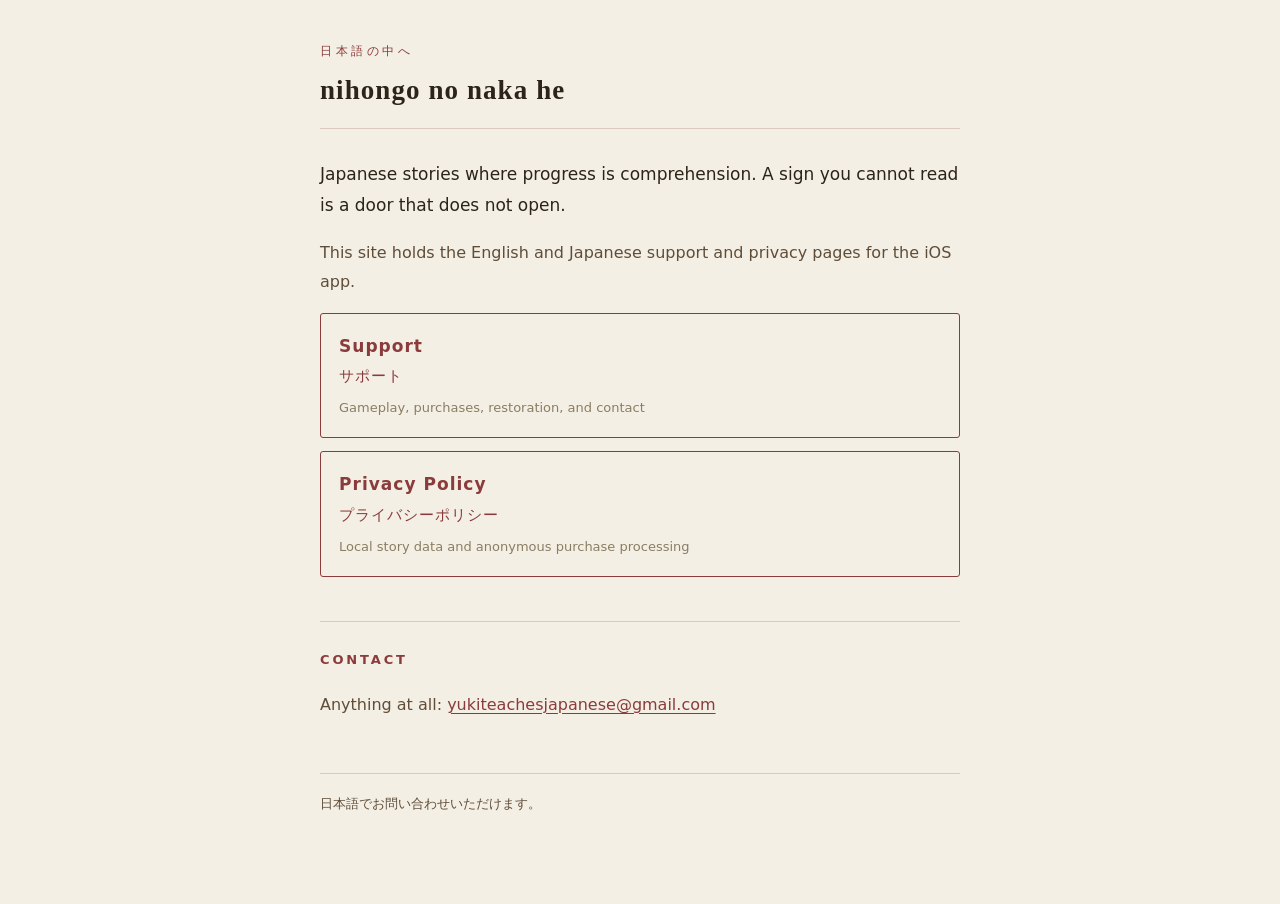
<file: index.html>
<!DOCTYPE html>
<html lang="en">
<head>
<meta charset="utf-8">
<meta name="viewport" content="width=device-width, initial-scale=1">
<title>日本語の中へ</title>
<meta name="description" content="Support and privacy information for 日本語の中へ, a collection of Japanese-language reading games.">
<link rel="stylesheet" href="style.css">
</head>
<body>
<main>
<header>
  <p class="eyebrow">日本語の中へ</p>
  <h1>nihongo no naka he</h1>
</header>
<p class="lead">Japanese stories where progress is comprehension. A sign you
cannot read is a door that does not open.</p>
<p>This site holds the English and Japanese support and privacy pages for the
iOS app.</p>
<a class="card" href="support.html"><b>Support</b><i>サポート</i>
  <span>Gameplay, purchases, restoration, and contact</span></a>
<a class="card" href="privacy.html"><b>Privacy Policy</b><i>プライバシーポリシー</i>
  <span>Local story data and anonymous purchase processing</span></a>
<h2>Contact</h2>
<p>Anything at all: <a href="mailto:yukiteachesjapanese@gmail.com">yukiteachesjapanese@gmail.com</a></p>
<footer><p>日本語でお問い合わせいただけます。</p></footer>
</main>
</body>
</html>
</file>
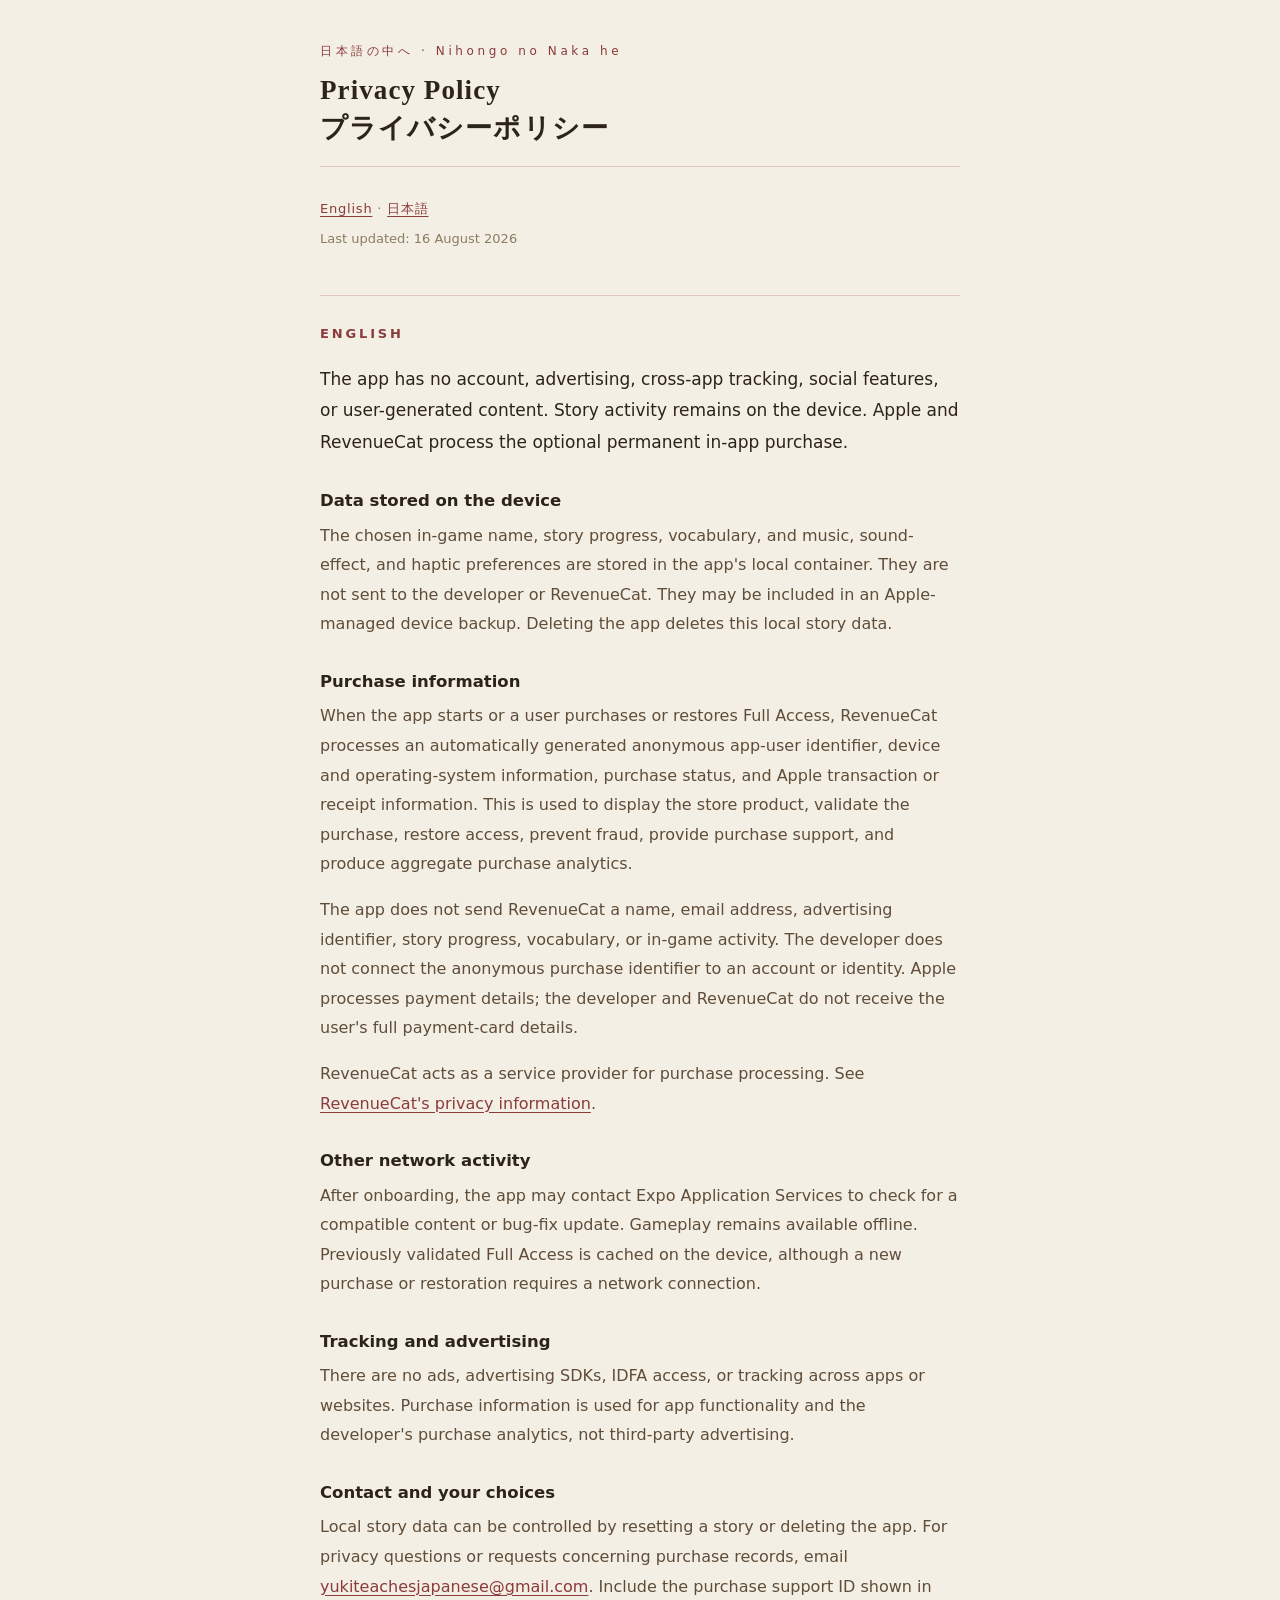
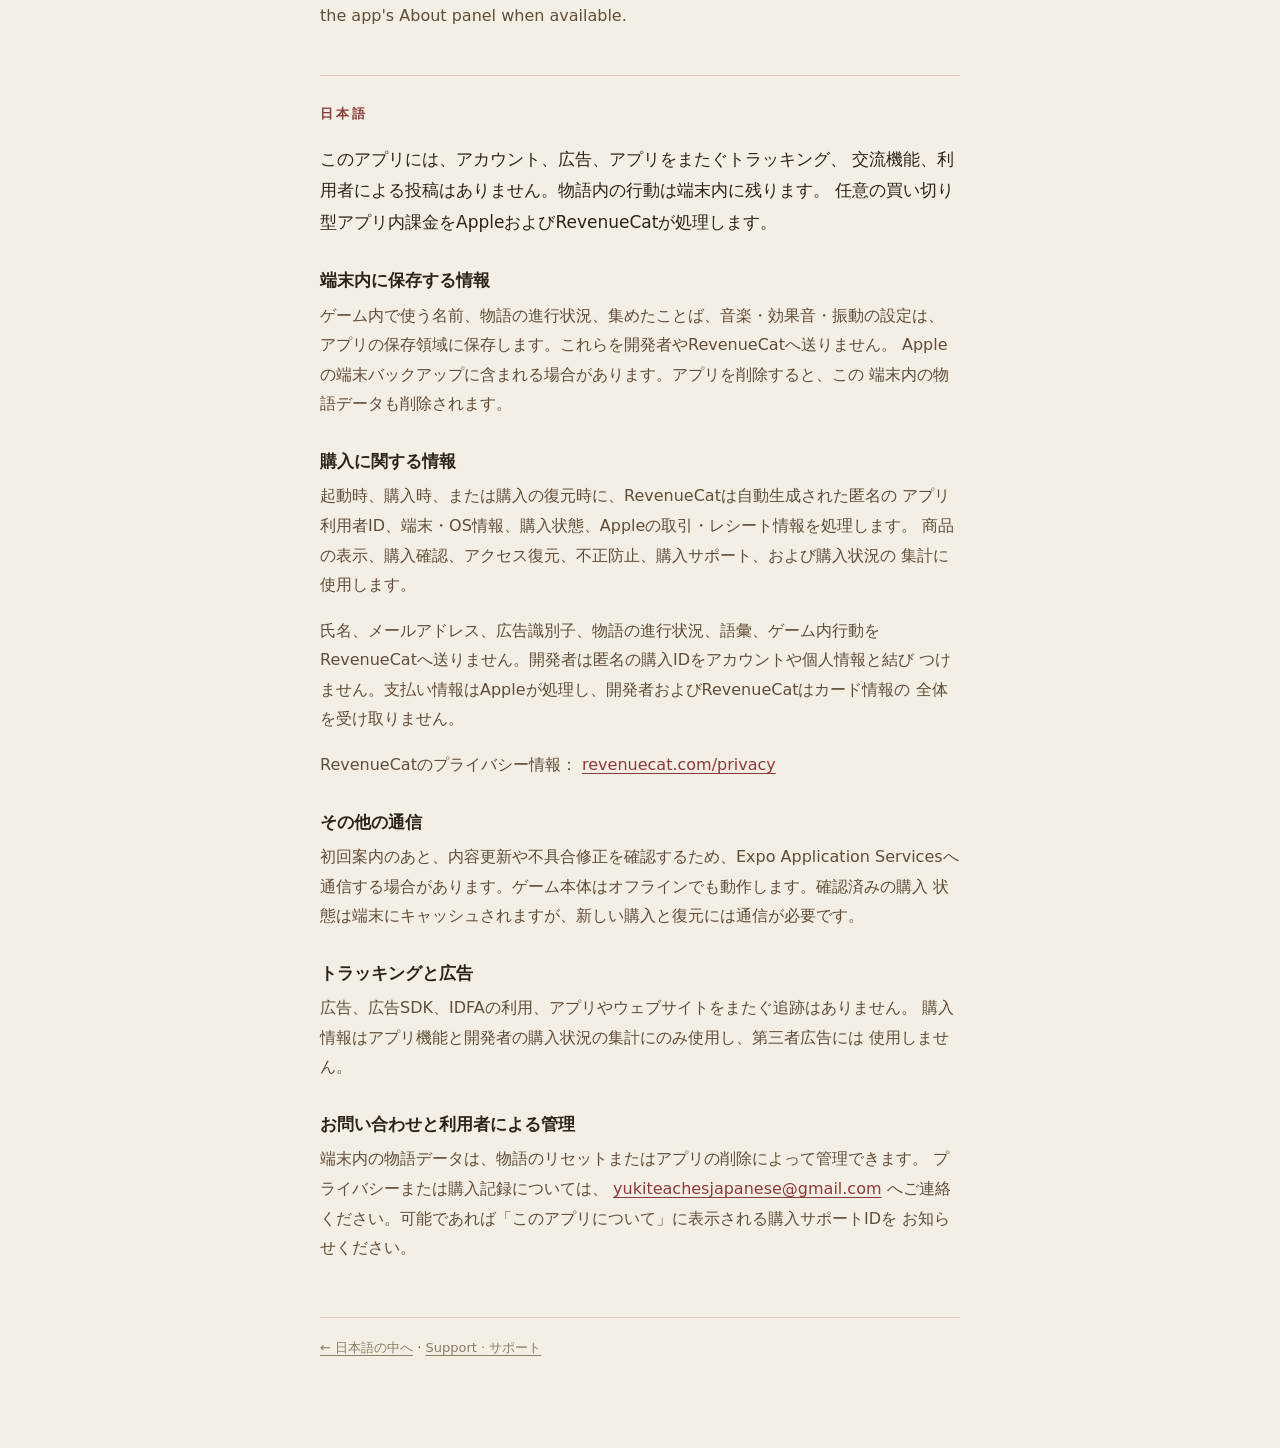
<file: privacy.html>
<!DOCTYPE html>
<html lang="en">
<head>
<meta charset="utf-8">
<meta name="viewport" content="width=device-width, initial-scale=1">
<title>Privacy Policy — 日本語の中へ / Nihongo no Naka he</title>
<meta name="description" content="Privacy policy for 日本語の中へ, including its optional RevenueCat-managed in-app purchase.">
<link rel="stylesheet" href="style.css">
</head>
<body>
<main>
<header>
  <p class="eyebrow">日本語の中へ · Nihongo no Naka he</p>
  <h1>Privacy Policy<br>プライバシーポリシー</h1>
</header>
<p class="langswitch"><a href="#en">English</a> · <a href="#ja">日本語</a></p>
<p class="updated">Last updated: 16 August 2026</p>

<h2 id="en">English</h2>
<p class="lead">The app has no account, advertising, cross-app tracking, social
features, or user-generated content. Story activity remains on the device.
Apple and RevenueCat process the optional permanent in-app purchase.</p>

<h3>Data stored on the device</h3>
<p>The chosen in-game name, story progress, vocabulary, and music, sound-effect,
and haptic preferences are stored in the app's local container. They are not
sent to the developer or RevenueCat. They may be included in an Apple-managed
device backup. Deleting the app deletes this local story data.</p>

<h3>Purchase information</h3>
<p>When the app starts or a user purchases or restores Full Access, RevenueCat
processes an automatically generated anonymous app-user identifier, device and
operating-system information, purchase status, and Apple transaction or receipt
information. This is used to display the store product, validate the purchase,
restore access, prevent fraud, provide purchase support, and produce aggregate
purchase analytics.</p>
<p>The app does not send RevenueCat a name, email address, advertising
identifier, story progress, vocabulary, or in-game activity. The developer does
not connect the anonymous purchase identifier to an account or identity. Apple
processes payment details; the developer and RevenueCat do not receive the
user's full payment-card details.</p>
<p>RevenueCat acts as a service provider for purchase processing. See
<a href="https://www.revenuecat.com/privacy/">RevenueCat's privacy information</a>.</p>

<h3>Other network activity</h3>
<p>After onboarding, the app may contact Expo Application Services to check for
a compatible content or bug-fix update. Gameplay remains available offline.
Previously validated Full Access is cached on the device, although a new
purchase or restoration requires a network connection.</p>

<h3>Tracking and advertising</h3>
<p>There are no ads, advertising SDKs, IDFA access, or tracking across apps or
websites. Purchase information is used for app functionality and the
developer's purchase analytics, not third-party advertising.</p>

<h3>Contact and your choices</h3>
<p>Local story data can be controlled by resetting a story or deleting the app.
For privacy questions or requests concerning purchase records, email
<a href="mailto:yukiteachesjapanese@gmail.com">yukiteachesjapanese@gmail.com</a>.
Include the purchase support ID shown in the app's About panel when available.</p>

<h2 id="ja">日本語</h2>
<p class="lead">このアプリには、アカウント、広告、アプリをまたぐトラッキング、
交流機能、利用者による投稿はありません。物語内の行動は端末内に残ります。
任意の買い切り型アプリ内課金をAppleおよびRevenueCatが処理します。</p>

<h3>端末内に保存する情報</h3>
<p>ゲーム内で使う名前、物語の進行状況、集めたことば、音楽・効果音・振動の設定は、
アプリの保存領域に保存します。これらを開発者やRevenueCatへ送りません。
Appleの端末バックアップに含まれる場合があります。アプリを削除すると、この
端末内の物語データも削除されます。</p>

<h3>購入に関する情報</h3>
<p>起動時、購入時、または購入の復元時に、RevenueCatは自動生成された匿名の
アプリ利用者ID、端末・OS情報、購入状態、Appleの取引・レシート情報を処理します。
商品の表示、購入確認、アクセス復元、不正防止、購入サポート、および購入状況の
集計に使用します。</p>
<p>氏名、メールアドレス、広告識別子、物語の進行状況、語彙、ゲーム内行動を
RevenueCatへ送りません。開発者は匿名の購入IDをアカウントや個人情報と結び
つけません。支払い情報はAppleが処理し、開発者およびRevenueCatはカード情報の
全体を受け取りません。</p>
<p>RevenueCatのプライバシー情報：
<a href="https://www.revenuecat.com/privacy/">revenuecat.com/privacy</a></p>

<h3>その他の通信</h3>
<p>初回案内のあと、内容更新や不具合修正を確認するため、Expo Application Servicesへ
通信する場合があります。ゲーム本体はオフラインでも動作します。確認済みの購入
状態は端末にキャッシュされますが、新しい購入と復元には通信が必要です。</p>

<h3>トラッキングと広告</h3>
<p>広告、広告SDK、IDFAの利用、アプリやウェブサイトをまたぐ追跡はありません。
購入情報はアプリ機能と開発者の購入状況の集計にのみ使用し、第三者広告には
使用しません。</p>

<h3>お問い合わせと利用者による管理</h3>
<p>端末内の物語データは、物語のリセットまたはアプリの削除によって管理できます。
プライバシーまたは購入記録については、
<a href="mailto:yukiteachesjapanese@gmail.com">yukiteachesjapanese@gmail.com</a>
へご連絡ください。可能であれば「このアプリについて」に表示される購入サポートIDを
お知らせください。</p>

<footer>
  <p><a href="index.html">← 日本語の中へ</a> · <a href="support.html">Support · サポート</a></p>
</footer>
</main>
</body>
</html>
</file>
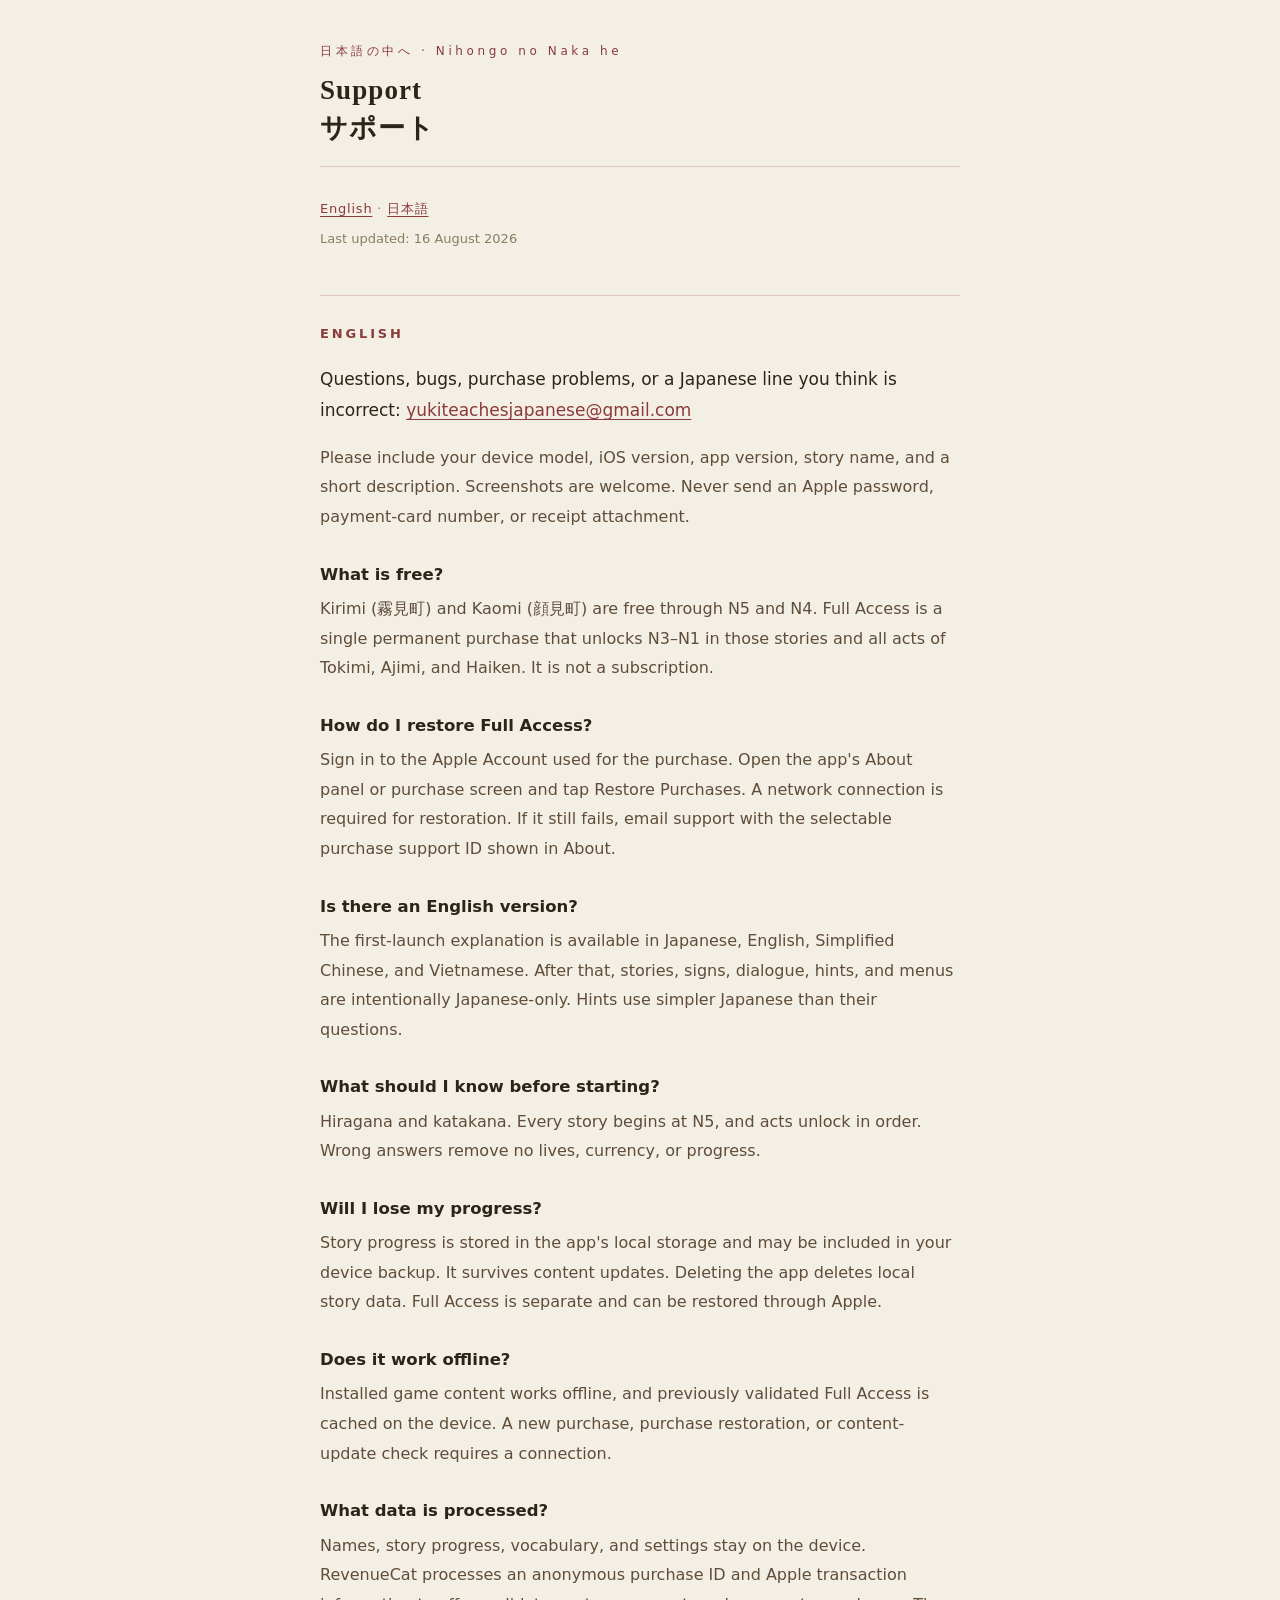
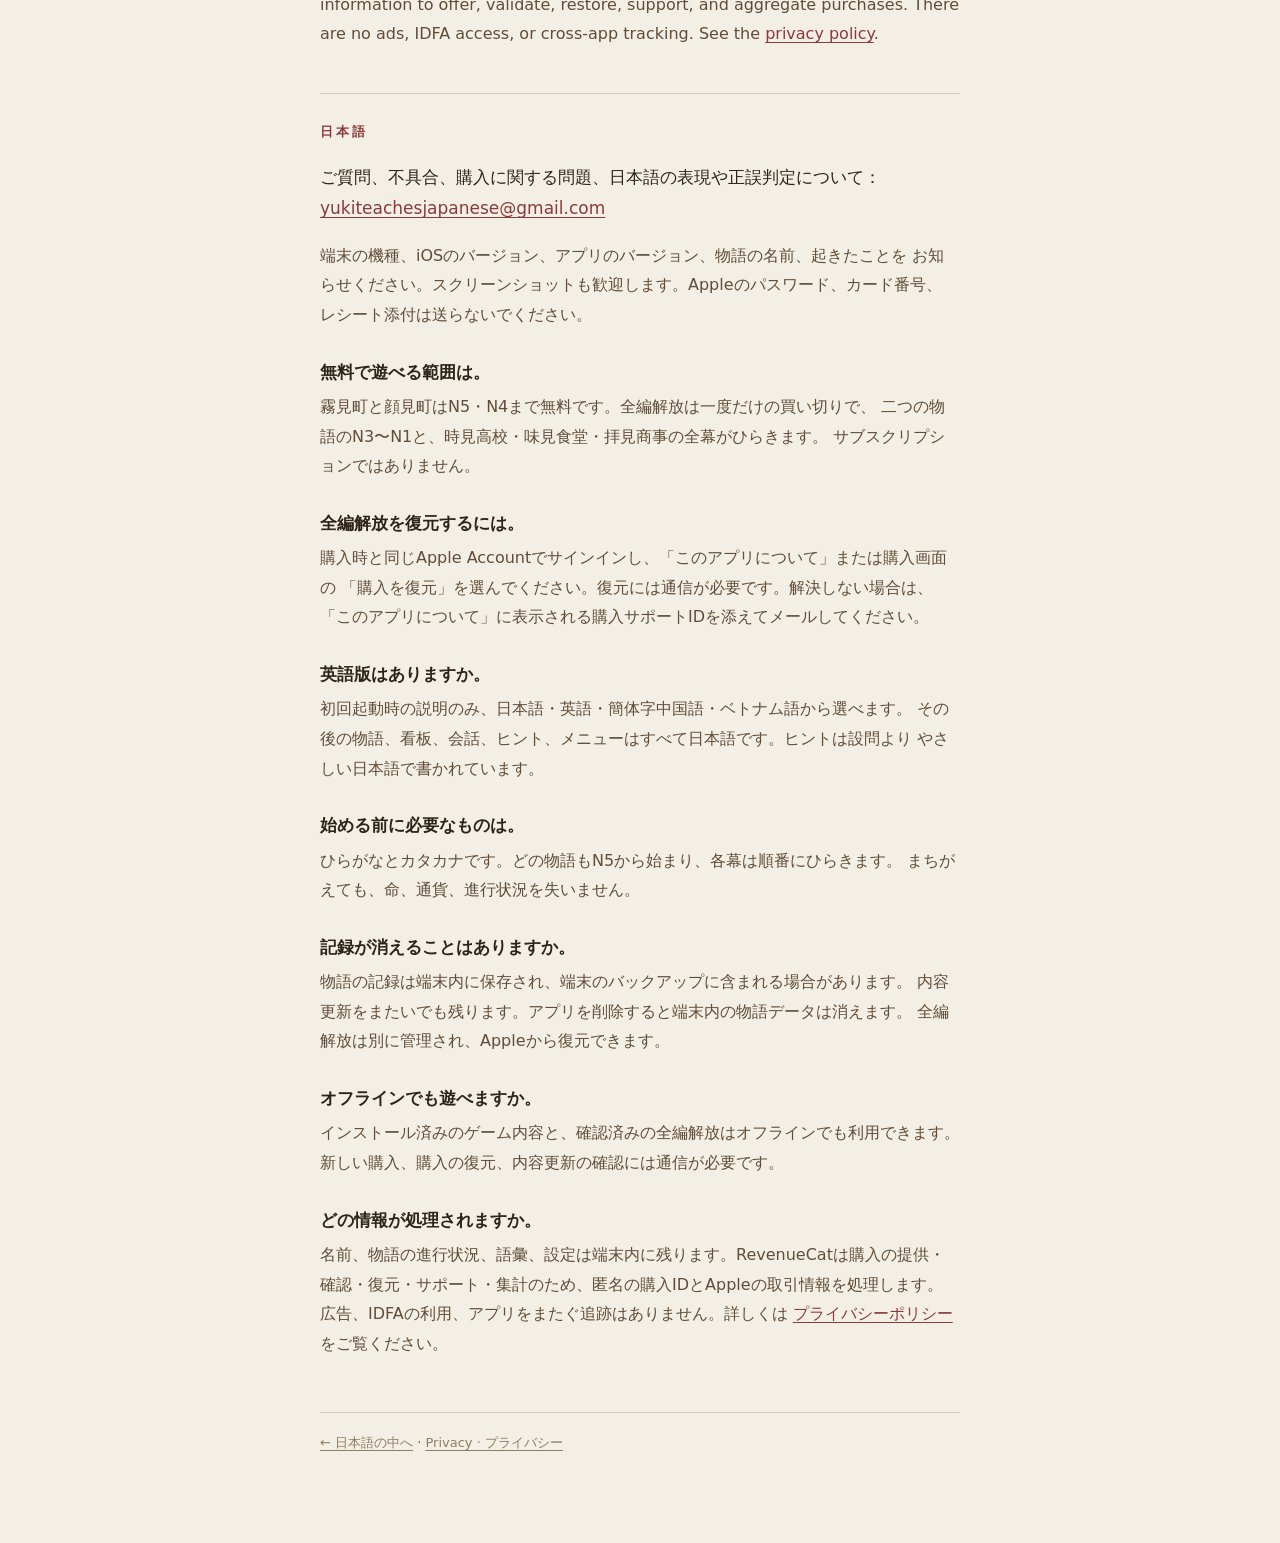
<file: support.html>
<!DOCTYPE html>
<html lang="en">
<head>
<meta charset="utf-8">
<meta name="viewport" content="width=device-width, initial-scale=1">
<title>Support — 日本語の中へ / Nihongo no Naka he</title>
<meta name="description" content="Support for 日本語の中へ: gameplay, purchases, restoration, and contact information.">
<link rel="stylesheet" href="style.css">
</head>
<body>
<main>
<header>
  <p class="eyebrow">日本語の中へ · Nihongo no Naka he</p>
  <h1>Support<br>サポート</h1>
</header>
<p class="langswitch"><a href="#en">English</a> · <a href="#ja">日本語</a></p>
<p class="updated">Last updated: 16 August 2026</p>

<h2 id="en">English</h2>
<p class="lead">Questions, bugs, purchase problems, or a Japanese line you think
is incorrect: <a href="mailto:yukiteachesjapanese@gmail.com">yukiteachesjapanese@gmail.com</a></p>
<p>Please include your device model, iOS version, app version, story name, and a
short description. Screenshots are welcome. Never send an Apple password,
payment-card number, or receipt attachment.</p>

<h3>What is free?</h3>
<p>Kirimi (霧見町) and Kaomi (顔見町) are free through N5 and N4. Full Access is
a single permanent purchase that unlocks N3–N1 in those stories and all acts of
Tokimi, Ajimi, and Haiken. It is not a subscription.</p>

<h3>How do I restore Full Access?</h3>
<p>Sign in to the Apple Account used for the purchase. Open the app's About
panel or purchase screen and tap Restore Purchases. A network connection is
required for restoration. If it still fails, email support with the selectable
purchase support ID shown in About.</p>

<h3>Is there an English version?</h3>
<p>The first-launch explanation is available in Japanese, English, Simplified
Chinese, and Vietnamese. After that, stories, signs, dialogue, hints, and menus
are intentionally Japanese-only. Hints use simpler Japanese than their
questions.</p>

<h3>What should I know before starting?</h3>
<p>Hiragana and katakana. Every story begins at N5, and acts unlock in order.
Wrong answers remove no lives, currency, or progress.</p>

<h3>Will I lose my progress?</h3>
<p>Story progress is stored in the app's local storage and may be included in
your device backup. It survives content updates. Deleting the app deletes local
story data. Full Access is separate and can be restored through Apple.</p>

<h3>Does it work offline?</h3>
<p>Installed game content works offline, and previously validated Full Access
is cached on the device. A new purchase, purchase restoration, or content-update
check requires a connection.</p>

<h3>What data is processed?</h3>
<p>Names, story progress, vocabulary, and settings stay on the device.
RevenueCat processes an anonymous purchase ID and Apple transaction information
to offer, validate, restore, support, and aggregate purchases. There are no ads,
IDFA access, or cross-app tracking. See the <a href="privacy.html">privacy
policy</a>.</p>

<h2 id="ja">日本語</h2>
<p class="lead">ご質問、不具合、購入に関する問題、日本語の表現や正誤判定について：
<a href="mailto:yukiteachesjapanese@gmail.com">yukiteachesjapanese@gmail.com</a></p>
<p>端末の機種、iOSのバージョン、アプリのバージョン、物語の名前、起きたことを
お知らせください。スクリーンショットも歓迎します。Appleのパスワード、カード番号、
レシート添付は送らないでください。</p>

<h3>無料で遊べる範囲は。</h3>
<p>霧見町と顔見町はN5・N4まで無料です。全編解放は一度だけの買い切りで、
二つの物語のN3〜N1と、時見高校・味見食堂・拝見商事の全幕がひらきます。
サブスクリプションではありません。</p>

<h3>全編解放を復元するには。</h3>
<p>購入時と同じApple Accountでサインインし、「このアプリについて」または購入画面の
「購入を復元」を選んでください。復元には通信が必要です。解決しない場合は、
「このアプリについて」に表示される購入サポートIDを添えてメールしてください。</p>

<h3>英語版はありますか。</h3>
<p>初回起動時の説明のみ、日本語・英語・簡体字中国語・ベトナム語から選べます。
その後の物語、看板、会話、ヒント、メニューはすべて日本語です。ヒントは設問より
やさしい日本語で書かれています。</p>

<h3>始める前に必要なものは。</h3>
<p>ひらがなとカタカナです。どの物語もN5から始まり、各幕は順番にひらきます。
まちがえても、命、通貨、進行状況を失いません。</p>

<h3>記録が消えることはありますか。</h3>
<p>物語の記録は端末内に保存され、端末のバックアップに含まれる場合があります。
内容更新をまたいでも残ります。アプリを削除すると端末内の物語データは消えます。
全編解放は別に管理され、Appleから復元できます。</p>

<h3>オフラインでも遊べますか。</h3>
<p>インストール済みのゲーム内容と、確認済みの全編解放はオフラインでも利用できます。
新しい購入、購入の復元、内容更新の確認には通信が必要です。</p>

<h3>どの情報が処理されますか。</h3>
<p>名前、物語の進行状況、語彙、設定は端末内に残ります。RevenueCatは購入の提供・
確認・復元・サポート・集計のため、匿名の購入IDとAppleの取引情報を処理します。
広告、IDFAの利用、アプリをまたぐ追跡はありません。詳しくは
<a href="privacy.html">プライバシーポリシー</a>をご覧ください。</p>

<footer>
  <p><a href="index.html">← 日本語の中へ</a> · <a href="privacy.html">Privacy · プライバシー</a></p>
</footer>
</main>
</body>
</html>
</file>
<file: style.css>
/* ことばの物語 — the pages the App Store links to.

   Deliberately plain and deliberately self-contained: no fonts, no scripts, no
   analytics, nothing fetched from anywhere. A privacy policy that phones a
   third party on load is its own small joke, and this one promises it does not
   happen, so the page had better not do it. */

:root {
  --paper: #f4efe4;
  --ink:   #2c2418;
  --soft:  #5f4d39;
  --faint: #8a7d63;
  --accent:#8a3b3b;
  --rule:  rgba(138, 59, 59, 0.22);
}

@media (prefers-color-scheme: dark) {
  :root {
    --paper: #16181f;
    --ink:   #e6e1d5;
    --soft:  #b3ab9a;
    --faint: #8a8375;
    --accent:#d98a6a;
    --rule:  rgba(217, 138, 106, 0.24);
  }
}

* { box-sizing: border-box; }

html { -webkit-text-size-adjust: 100%; }

body {
  margin: 0;
  padding: 0 20px 72px;
  background: var(--paper);
  color: var(--ink);
  font-family: "Hiragino Kaku Gothic ProN", "Hiragino Sans", "Noto Sans JP",
               "Yu Gothic", system-ui, -apple-system, sans-serif;
  font-size: 16px;
  line-height: 1.85;
}

main { max-width: 40rem; margin: 0 auto; }

header {
  border-bottom: 1px solid var(--rule);
  padding: 40px 0 18px;
  margin-bottom: 30px;
}

.eyebrow {
  font-size: 12px;
  letter-spacing: 0.3em;
  color: var(--accent);
  margin: 0 0 10px;
}

h1 {
  font-family: "Shippori Mincho", "Hiragino Mincho ProN", "Yu Mincho", serif;
  font-size: 27px;
  letter-spacing: 0.04em;
  line-height: 1.4;
  margin: 0;
  font-weight: 600;
}

h2 {
  font-size: 13px;
  letter-spacing: 0.22em;
  color: var(--accent);
  text-transform: uppercase;
  border-top: 1px solid var(--rule);
  padding-top: 26px;
  margin: 44px 0 18px;
  font-weight: 600;
}

h3 {
  font-size: 16.5px;
  margin: 30px 0 6px;
  font-weight: 600;
  line-height: 1.6;
}

p { margin: 0 0 16px; color: var(--soft); }
p.lead { color: var(--ink); font-size: 17px; }

ul { margin: 0 0 16px; padding-left: 1.25em; color: var(--soft); }
li { margin-bottom: 7px; }

a { color: var(--accent); text-decoration-thickness: 1px; text-underline-offset: 3px; }
a:hover { text-decoration-thickness: 2px; }

/* the two big links on the front page */
.card {
  display: block;
  border: 1px solid var(--accent);
  border-radius: 3px;
  padding: 17px 18px;
  margin-bottom: 13px;
  text-decoration: none;
  color: var(--accent);
  font-size: 17px;
  letter-spacing: 0.06em;
}
.card:hover { background: rgba(138, 59, 59, 0.06); }
/* the two languages stack rather than sharing a line: "プライバシーポリシー"
   set beside an English title wraps mid-word on a narrow phone, and a lone
   ー on the second line looks like a mistake */
.card b { display: block; font-weight: 600; }
.card i { display: block; font-style: normal; font-size: 14.5px; margin-top: 1px; }
.card span { display: block; color: var(--faint); font-size: 13px; letter-spacing: 0; margin-top: 6px; }

.langswitch { font-size: 13px; letter-spacing: 0.06em; color: var(--faint); margin: 0 0 6px; }

.updated { font-size: 13px; color: var(--faint); margin: 0 0 30px; }

footer {
  border-top: 1px solid var(--rule);
  margin-top: 54px;
  padding-top: 18px;
  font-size: 13px;
  color: var(--faint);
}
footer a { color: var(--faint); }
</file>
